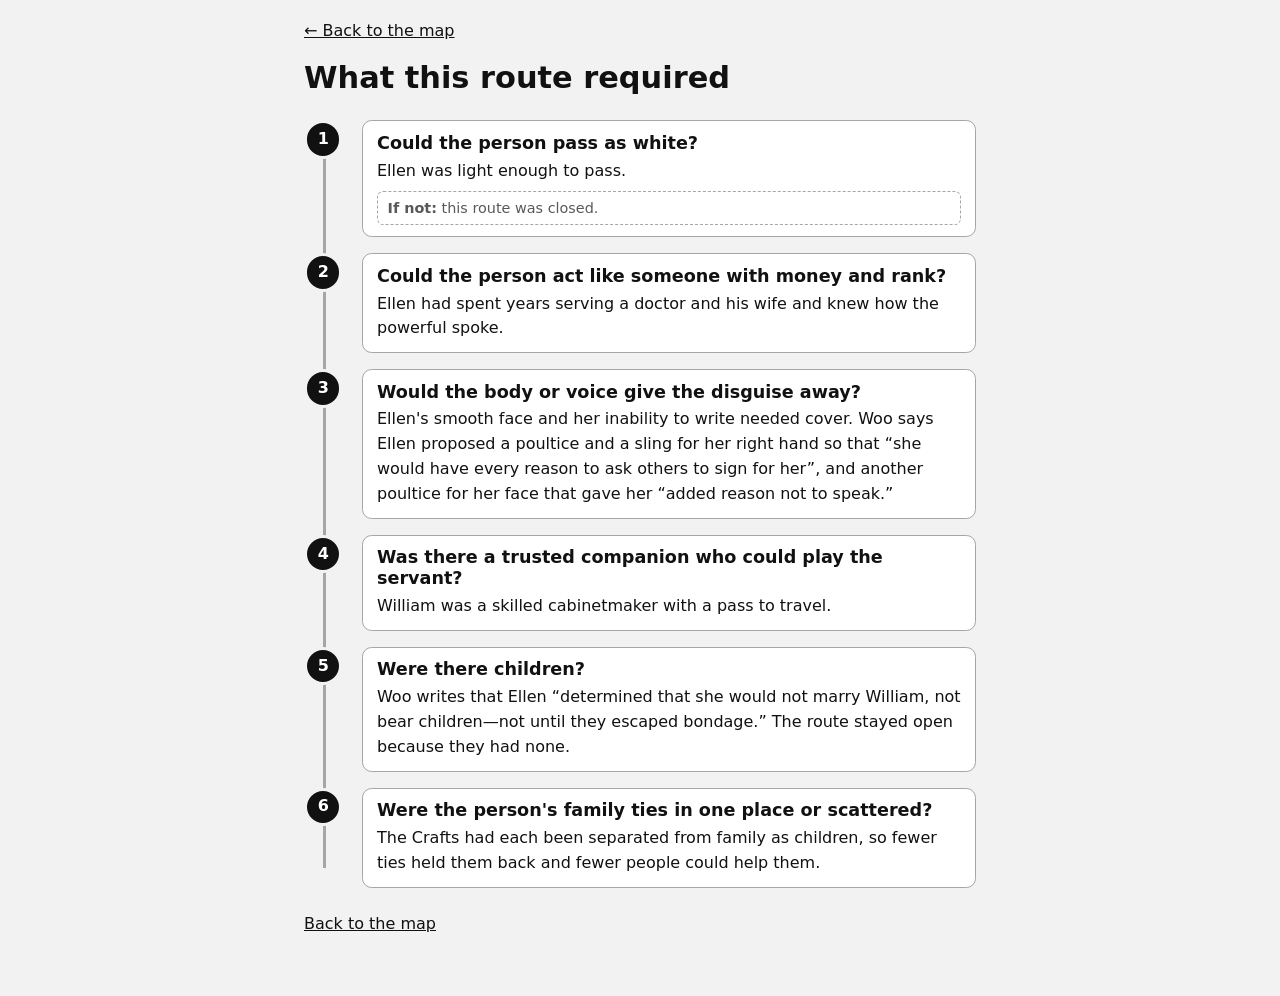
<file: conditions.html>
<!doctype html>
<html lang="en">
<head>
  <meta charset="utf-8">
  <meta name="viewport" content="width=device-width, initial-scale=1">
  <meta name="color-scheme" content="light dark">
  <meta name="description" content="The conditions that had to hold for William and Ellen Craft's escape by this route, read from Ilyon Woo's Master Slave Husband Wife.">
  <title>What this route required: Two Passengers</title>
  <link rel="stylesheet" href="styles.css">
</head>

<body>
  <!-- No JavaScript is needed on this page. The diagram is a numbered list,
       so a screen reader reads it as plain text in order. -->
  <main class="page">
    <a class="back-link" href="index.html">&larr; Back to the map</a>

    <h1>What this route required</h1>

    <ol class="spine" aria-label="Conditions for escape by this route, in order">

      <li>
        <span class="step-num" aria-hidden="true">1</span>
        <div class="step-card">
          <h2>Could the person pass as white?</h2>
          <p>Ellen was light enough to pass.</p>
          <p class="branch"><strong>If not:</strong> this route was closed.</p>
        </div>
      </li>

      <li>
        <span class="step-num" aria-hidden="true">2</span>
        <div class="step-card">
          <h2>Could the person act like someone with money and rank?</h2>
          <p>Ellen had spent years serving a doctor and his wife and knew how the powerful spoke.</p>
        </div>
      </li>

      <li>
        <span class="step-num" aria-hidden="true">3</span>
        <div class="step-card">
          <h2>Would the body or voice give the disguise away?</h2>
          <p>Ellen's smooth face and her inability to write needed cover. Woo says Ellen proposed a poultice and a sling for her right hand so that &ldquo;she would have every reason to ask others to sign for her&rdquo;, and another poultice for her face that gave her &ldquo;added reason not to speak.&rdquo;</p>
        </div>
      </li>

      <li>
        <span class="step-num" aria-hidden="true">4</span>
        <div class="step-card">
          <h2>Was there a trusted companion who could play the servant?</h2>
          <p>William was a skilled cabinetmaker with a pass to travel.</p>
        </div>
      </li>

      <li>
        <span class="step-num" aria-hidden="true">5</span>
        <div class="step-card">
          <h2>Were there children?</h2>
          <p>Woo writes that Ellen &ldquo;determined that she would not marry William, not bear children—not until they escaped bondage.&rdquo; The route stayed open because they had none.</p>
        </div>
      </li>

      <li>
        <span class="step-num" aria-hidden="true">6</span>
        <div class="step-card">
          <h2>Were the person's family ties in one place or scattered?</h2>
          <p>The Crafts had each been separated from family as children, so fewer ties held them back and fewer people could help them.</p>
        </div>
      </li>

    </ol>

    <p class="page-end"><a href="index.html">Back to the map</a></p>
  </main>
</body>
</html>
</file>
<file: styles.css>
/* ==========================================================================
   Two Passengers: styles for index.html and conditions.html

   How this file is organised
   1. Design tokens (colors, fonts) for light and dark
   2. Base page rules
   3. Header and buttons
   4. Page layout (map plus side panel, or map plus bottom sheet on phones)
   5. Map pieces: dots, stop pins, labels, layers menu, state shading
   6. Side panel: chapter buttons, controls, stop card
   7. Evidence tags and quotes
   8. Conditions page
   9. Projector mode and reduced motion

   Color rule: color is never the only signal. Ellen is a circle and William
   is a diamond. Each evidence tag has its own symbol and border style.
   ========================================================================== */


/* ---------- 1. Design tokens ------------------------------------------- */
/* A "token" is a named value reused all over the file. Change it here and it
   changes everywhere. Every text and background pair below was checked
   against WCAG AA contrast (4.5 to 1 or better for text).

   The whole site is black, white and gray. Nothing depends on color:
   Ellen is a circle with a solid line and William is a diamond with a dashed
   line. The two kinds of state differ by a hatch pattern, and the evidence
   tags differ by symbol and border style. */
:root {
  --font: system-ui, -apple-system, "Segoe UI", Roboto, "Helvetica Neue", Arial, sans-serif;
  --serif: Georgia, "Times New Roman", serif;   /* used only for quoted book text */

  --bg: #f2f2f2;
  --surface: #ffffff;
  --text: #111111;
  --muted: #595959;
  --border: #a6a6a6;
  --rule: #111111;          /* the double rule under the header */

  --accent: #111111;        /* links, main buttons and callout borders */
  --on-accent: #ffffff;
  --focus: #111111;         /* keyboard focus ring */

  --ellen: #111111;         /* Ellen's dot and line (circle, solid line) */
  --on-ellen: #ffffff;
  --ellen-text: #111111;
  --william: #6b6b6b;       /* William's dot and line (diamond, dashed line) */
  --on-william: #ffffff;
  --william-text: #595959;

  --pin: #111111;           /* numbered stop pins */
  --on-pin: #ffffff;

  --slave-fill: #bdbdbd;    /* state shading, "slave state" (hatched gray) */
  --slave-hatch: #111111;
  --free-fill: #e4e4e4;     /* state shading, "free state" (plain light gray) */
  --water: #e6e6e6;         /* map background when the tiles do not load */
  --tile-filter: grayscale(1) contrast(0.9) brightness(1.05);   /* turns the map tiles gray and soft */

  --tag-corroborated-bg: #e6e6e6;  --tag-corroborated: #111111;
  --tag-symbolic-bg: #f2f2f2;      --tag-symbolic: #111111;
  --tag-unreviewed-bg: #ebebeb;    --tag-unreviewed: #3d3d3d;

  --radius: 0.6rem;
}

/* Dark theme. It applies when the visitor's device is set to dark and they
   have not picked light, and also when the page is told data-theme="dark".
   Both blocks hold the same values. */
@media (prefers-color-scheme: dark) {
  :root:not([data-theme="light"]) {
    --bg: #0d0d0d;
    --surface: #181818;
    --text: #f2f2f2;
    --muted: #b3b3b3;
    --border: #5a5a5a;
    --rule: #f2f2f2;

    --accent: #f2f2f2;
    --on-accent: #0d0d0d;
    --focus: #ffffff;

    --ellen: #ffffff;
    --on-ellen: #0d0d0d;
    --ellen-text: #ffffff;
    --william: #9a9a9a;
    --on-william: #0d0d0d;
    --william-text: #a6a6a6;

    --pin: #d9d9d9;
    --on-pin: #0d0d0d;

    --slave-fill: #5c5c5c;
    --slave-hatch: #f2f2f2;
    --free-fill: #2a2a2a;
    --water: #1a1a1a;
    --tile-filter: grayscale(1) invert(1) contrast(0.85) brightness(0.8);   /* gray, then inverted for dark mode */

    --tag-corroborated-bg: #2a2a2a;  --tag-corroborated: #f2f2f2;
    --tag-symbolic-bg: #181818;      --tag-symbolic: #f2f2f2;
    --tag-unreviewed-bg: #222222;    --tag-unreviewed: #cfcfcf;

    color-scheme: dark;
  }
}
:root[data-theme="dark"] {
  --bg: #0d0d0d;
  --surface: #181818;
  --text: #f2f2f2;
  --muted: #b3b3b3;
  --border: #5a5a5a;
  --rule: #f2f2f2;

  --accent: #f2f2f2;
  --on-accent: #0d0d0d;
  --focus: #ffffff;

  --ellen: #ffffff;
  --on-ellen: #0d0d0d;
  --ellen-text: #ffffff;
  --william: #9a9a9a;
  --on-william: #0d0d0d;
  --william-text: #a6a6a6;

  --pin: #d9d9d9;
  --on-pin: #0d0d0d;

  --slave-fill: #5c5c5c;
  --slave-hatch: #f2f2f2;
  --free-fill: #2a2a2a;
  --water: #1a1a1a;
  --tile-filter: grayscale(1) invert(1) contrast(0.85) brightness(0.8);

  --tag-corroborated-bg: #2a2a2a;  --tag-corroborated: #f2f2f2;
  --tag-symbolic-bg: #181818;      --tag-symbolic: #f2f2f2;
  --tag-unreviewed-bg: #222222;    --tag-unreviewed: #cfcfcf;

  color-scheme: dark;
}


/* ---------- 2. Base page rules ----------------------------------------- */
*, *::before, *::after { box-sizing: border-box; }

html { font-size: 100%; }

body {
  margin: 0;
  background: var(--bg);   /* explicit, so dark mode never shows white */
  color: var(--text);
  font: 1rem/1.55 var(--font);
  min-height: 100vh;
  min-height: 100dvh;
}

h1, h2, h3 { line-height: 1.2; margin: 0; }
p { margin: 0 0 0.75rem; }

a { color: var(--accent); }

/* The skip link stays hidden until a keyboard user tabs to it. */
.skip-link:focus {
  position: fixed;
  top: 0.5rem; left: 0.5rem;
  width: auto; height: auto;
  margin: 0; padding: 0.6rem 0.9rem;
  clip: auto;
  background: var(--surface);
  z-index: 3000;
}

/* One focus style for everything you can tab to. */
:focus-visible {
  outline: 3px solid var(--focus);
  outline-offset: 2px;
}

/* Text for screen readers only. */
.sr-only {
  position: absolute;
  width: 1px; height: 1px;
  margin: -1px; padding: 0;
  overflow: hidden;
  clip: rect(0 0 0 0);
  white-space: nowrap;
  border: 0;
}

/* The map page fills the window and does not scroll as a whole.
   Only the card inside the side panel scrolls. The page sits inside one
   wrapper div with the class "app". */
html, body { height: 100%; }

.app {
  height: 100%;
  display: flex;
  flex-direction: column;
  overflow: hidden;
}


/* ---------- 3. Header and buttons -------------------------------------- */
.site-header {
  display: flex;
  flex-wrap: wrap;
  align-items: center;
  justify-content: space-between;
  gap: 0.25rem 1rem;
  padding: 0.4rem 1rem;
  background: var(--surface);
  border-bottom: 4px double var(--rule);   /* a double rule */
}

.site-header h1 { font-size: 1.15rem; }
.site-header .subtitle { margin: 0; color: var(--muted); font-size: 0.85rem; }

.site-nav { display: flex; flex-wrap: wrap; gap: 0.5rem; }

.btn {
  font: inherit;
  font-size: 0.9rem;
  min-height: 2.75rem;      /* a comfortable touch target */
  padding: 0.35rem 0.9rem;
  color: var(--text);
  background: var(--surface);
  border: 1px solid var(--border);
  border-radius: var(--radius);
  cursor: pointer;
  text-decoration: none;
  display: inline-flex;
  align-items: center;
  justify-content: center;
}
.btn:hover { border-color: var(--accent); }
.btn[aria-pressed="true"] {
  background: var(--accent);
  color: var(--on-accent);
  border-color: var(--accent);
}
.btn-primary {
  background: var(--accent);
  color: var(--on-accent);
  border-color: var(--accent);
  font-weight: 600;
}
.btn[disabled] { opacity: 0.55; cursor: not-allowed; }


/* ---------- 4. Page layout --------------------------------------------- */
/* Wide screens: the map on the left and the panel on the right.
   Phones: the map on top and the panel below it as a "bottom sheet". */
.layout {
  flex: 1;
  min-height: 0;             /* lets children scroll instead of growing */
  display: grid;
  grid-template-columns: minmax(0, 1fr) minmax(22rem, 31rem);
}

.map-wrap { position: relative; min-width: 0; min-height: 0; }

#map {
  position: absolute;
  inset: 0;
  isolation: isolate;        /* keeps Leaflet's internal z-index values inside the map */
  background: var(--water);   /* shows when the background tiles do not load */
}

.panel {
  display: flex;
  flex-direction: column;
  min-height: 0;
  background: var(--surface);
  border-left: 1px solid var(--border);
}

.sheet-toggle { display: none; }

@media (max-width: 599px) {
  /* Small phones: a slimmer header so the map keeps its room. */
  .site-header { padding: 0.35rem 0.75rem; }
  .site-header h1 { font-size: 1.05rem; }
  .site-header .subtitle { display: none; }
  .site-nav .btn { min-height: 2.5rem; padding: 0.25rem 0.6rem; font-size: 0.82rem; }
}

@media (max-width: 899px) {
  .layout { display: flex; flex-direction: column; }
  .map-wrap { flex: 1 1 auto; min-height: 9rem; }
  .panel {
    flex: 0 0 auto;
    height: 44vh;
    height: 44dvh;
    border-left: 0;
    border-top: 1px solid var(--border);
    border-radius: 1rem 1rem 0 0;
    box-shadow: 0 -4px 14px rgb(0 0 0 / 0.18);
  }
  /* The sheet grows when the student taps "Show more". */
  .panel[data-open="true"] { height: 72vh; height: 72dvh; }
  .sheet-toggle {
    display: inline-flex;
    margin: 0.35rem auto 0;
    min-height: 2.25rem;
    font-size: 0.8rem;
  }
}


/* ---------- 5. Map pieces ---------------------------------------------- */
/* The two moving dots. Leaflet gives each marker a 26 pixel box (see app.js)
   and positions it with position: absolute, so no extra positioning is needed
   here. The shape fills that box and the label hangs outside it. */
.dot-shape {
  position: absolute;
  inset: 0;
  display: grid;
  place-items: center;
  border: 2px solid #fff;
  box-shadow: 0 1px 4px rgb(0 0 0 / 0.55);
  font: 700 0.8rem/1 var(--font);
}

.dot-ellen .dot-shape {
  background: var(--ellen);
  color: var(--on-ellen);
  border-radius: 50%;                 /* circle */
}

.dot-william .dot-shape {
  background: var(--william);
  color: var(--on-william);
  border-radius: 4px;
  transform: rotate(45deg);           /* diamond */
}
.dot-william .dot-letter { transform: rotate(-45deg); }  /* keep the letter upright */

/* The role label is hidden until the "Who they appeared to be" layer is on.
   JavaScript puts the class .show-roles on the map element. */
.dot-label {
  display: none;
  position: absolute;
  left: 50%;
  transform: translateX(-50%);
  width: max-content;
  max-width: 11rem;
  padding: 0.15rem 0.4rem;
  background: var(--surface);
  color: var(--text);
  border: 1px solid var(--border);
  border-radius: 0.3rem;
  font: 600 0.72rem/1.25 var(--font);
  text-align: center;
  white-space: pre-line;   /* app.js separates the label lines with \n */
  pointer-events: none;
}
.show-roles .dot-label { display: block; }
.dot-ellen .dot-label { bottom: calc(100% + 6px); border-color: var(--ellen-text); }
.dot-william .dot-label { top: calc(100% + 10px); border-color: var(--william-text); }

/* Small line that joins the two dots when the card says they are together. */
.together-line { stroke: var(--text); }

/* Numbered gray pins for each stop. They are buttons, so they can be tabbed to. */
.stop-pin {
  display: grid;
  place-items: center;
  min-width: 1.4rem;
  height: 1.4rem;
  padding: 0 0.25rem;
  border-radius: 0.7rem;
  background: var(--pin);
  color: var(--on-pin);
  border: 2px solid var(--surface);
  font: 700 0.7rem/1 var(--font);
  box-shadow: 0 1px 3px rgb(0 0 0 / 0.4);
}
.stop-place {
  display: none;
  position: absolute;
  left: calc(100% + 24px);   /* clears William's dot, which sits beside the pin */
  top: 50%;
  transform: translateY(-50%);
  padding: 0.1rem 0.45rem;
  white-space: nowrap;
  background: var(--surface);
  color: var(--text);
  border: 1px solid var(--border);
  border-radius: 0.3rem;
  font: 600 0.75rem/1.3 var(--font);
  pointer-events: none;
}
.is-current-pin .stop-place { display: block; }
.stop-pin.is-current { outline: 3px solid var(--focus); outline-offset: 1px; }
.leaflet-marker-icon.stop-marker:focus-visible { outline: 3px solid var(--focus); outline-offset: 3px; border-radius: 0.8rem; }

/* State shading. Leaflet draws the states as SVG paths and app.js gives each
   path a class. CSS can read our color tokens, which a plain SVG attribute
   cannot, so the colors live here. The "slave" states use a hatch pattern
   (built in app.js with the id ts-hatch) so the difference is not only a color. */
.state { stroke: var(--text); stroke-opacity: 0.35; }
.state-free { fill: var(--free-fill); }
.state-slave { fill: url(#ts-hatch); }
.hatch-line { stroke: var(--slave-hatch); stroke-width: 2; }
.hatch-bg { fill: var(--slave-fill); }

/* Route lines. Ellen is solid and William is dashed (app.js sets the dashes),
   so the two lines differ by more than color. */
.route-ellen { stroke: var(--ellen); }
.route-william { stroke: var(--william); }
.route-neutral { stroke: var(--text); }

/* Layers menu in the corner of the map. */
.layers-wrap {
  position: absolute;
  top: 0.6rem;
  right: 0.6rem;
  z-index: 5;
  max-width: calc(100% - 1.2rem);
}
.layers-wrap > .btn { margin-left: auto; box-shadow: 0 1px 4px rgb(0 0 0 / 0.3); }
.layers-menu {
  margin-top: 0.4rem;
  padding: 0.75rem;
  width: 17rem;
  max-width: 100%;
  background: var(--surface);
  border: 1px solid var(--border);
  border-radius: var(--radius);
  box-shadow: 0 2px 8px rgb(0 0 0 / 0.3);
  font-size: 0.9rem;
}
.layers-menu[hidden] { display: none; }
.layers-menu label { display: flex; gap: 0.5rem; align-items: flex-start; min-height: 2.5rem; padding: 0.35rem 0; cursor: pointer; }
.layers-menu input { width: 1.2rem; height: 1.2rem; margin-top: 0.15rem; flex: none; accent-color: var(--accent); }
.layers-menu .legend { margin: 0.25rem 0 0.5rem 1.7rem; display: grid; gap: 0.3rem; font-size: 0.82rem; color: var(--muted); }
.swatch { display: inline-block; width: 1.2rem; height: 0.9rem; border: 1px solid var(--border); vertical-align: -0.1rem; margin-right: 0.4rem; }
.swatch-slave { background: repeating-linear-gradient(45deg, var(--slave-fill) 0 3px, var(--slave-hatch) 3px 5px); }
.swatch-free { background: var(--free-fill); }
.layers-menu details { font-size: 0.82rem; color: var(--muted); margin-left: 1.7rem; }
.layers-menu summary { cursor: pointer; min-height: 2rem; display: flex; align-items: center; }

.map-note {
  position: absolute;
  left: 0.6rem;
  bottom: 1.8rem;
  z-index: 5;
  max-width: 18rem;
  padding: 0.35rem 0.6rem;
  background: var(--surface);
  border: 1px solid var(--border);
  border-radius: var(--radius);
  font-size: 0.8rem;
}
.map-note[hidden] { display: none; }

/* The background tiles are made gray (and inverted in dark mode). */
.leaflet-tile-pane { filter: var(--tile-filter); }

/* Leaflet's own attribution box follows our color scheme. */
.leaflet-container { font-family: var(--font); }
.leaflet-control-attribution { background: color-mix(in srgb, var(--surface) 85%, transparent) !important; color: var(--text); }
.leaflet-control-attribution a { color: var(--accent); }


/* ---------- 6. Side panel ---------------------------------------------- */
.panel-top {
  padding: 0.5rem 0.9rem 0.6rem;
  border-bottom: 1px solid var(--border);
  display: grid;
  gap: 0.5rem;
}

.chapters { display: flex; gap: 0.4rem; }
.chapters .btn { flex: 1; font-size: 0.82rem; line-height: 1.2; padding: 0.35rem 0.5rem; text-align: center; }

.controls { display: grid; grid-template-columns: auto auto auto 1fr; gap: 0.4rem; align-items: center; }
.controls .btn { min-width: 2.75rem; padding: 0.35rem 0.6rem; }
.controls input[type="range"] { color: var(--text); width: 100%; min-height: 2.75rem; accent-color: var(--accent); margin: 0; }
.counter { margin: 0; font-size: 0.85rem; color: var(--muted); }

.card-scroll {
  flex: 1;
  min-height: 0;
  overflow-y: auto;
  padding: 0.9rem;
  overscroll-behavior: contain;
}

.card h2 { font-size: 1.35rem; font-weight: 700; }
.card .place { margin: 0.2rem 0 0; color: var(--muted); font-size: 0.95rem; }
.card .when { margin: 0.1rem 0 0.9rem; color: var(--muted); font-size: 0.9rem; }
.card .when strong { color: var(--text); }
.card h3 { font-size: 0.8rem; letter-spacing: 0.04em; text-transform: uppercase; color: var(--muted); margin: 1.1rem 0 0.4rem; }

/* One block for each person. The left border and the shape glyph repeat the
   dot on the map. */
.person {
  margin: 0 0 0.6rem;
  padding: 0.5rem 0.7rem;
  border-left: 5px solid var(--border);
  background: color-mix(in srgb, var(--bg) 60%, var(--surface));
  border-radius: 0 var(--radius) var(--radius) 0;
}
.person-ellen { border-left-color: var(--ellen); }
.person-william { border-left-color: var(--william); border-left-style: double; border-left-width: 6px; }
.person .name { font-weight: 700; display: flex; gap: 0.4rem; align-items: baseline; }
.person-ellen .name { color: var(--ellen-text); }
.person-william .name { color: var(--william-text); }
.glyph-ellen, .glyph-william { display: inline-block; width: 0.8rem; height: 0.8rem; background: currentColor; flex: none; }
.glyph-ellen { border-radius: 50%; }
.glyph-william { transform: rotate(45deg) scale(0.85); }
.person p { margin: 0.2rem 0 0; }
.person .role { font-size: 0.85rem; color: var(--muted); margin: 0.15rem 0 0; }

.together {
  padding: 0.5rem 0.7rem;
  border: 1px dashed var(--border);
  border-radius: var(--radius);
  margin: 0 0 0.6rem;
}
.together strong { display: block; font-size: 0.8rem; letter-spacing: 0.04em; text-transform: uppercase; color: var(--muted); }

.claims { list-style: none; margin: 0; padding: 0; display: grid; gap: 0.8rem; }
.claim p { margin: 0.3rem 0 0; }

.placeholder { color: var(--muted); font-style: italic; }


/* ---------- 7. Evidence tags and quotes ---------------------- */
/* Three tags. Each has its own symbol and border style, plus a text label. */
.tag {
  display: inline-flex;
  align-items: center;
  gap: 0.35rem;
  padding: 0.1rem 0.55rem;
  border-radius: 1rem;
  font-size: 0.78rem;
  font-weight: 700;
  border: 2px solid currentColor;
}
.tag-symbol { font-size: 0.9rem; }
.tag-corroborated { background: var(--tag-corroborated-bg); color: var(--tag-corroborated); border-style: solid; }
.tag-crafts_symbolic { background: var(--tag-symbolic-bg); color: var(--tag-symbolic); border-style: dashed; }
.tag-unreviewed { background: var(--tag-unreviewed-bg); color: var(--tag-unreviewed); border-style: dotted; }

blockquote.quote {
  margin: 0.4rem 0 0;
  padding: 0.3rem 0 0.3rem 0.8rem;
  border-left: 3px solid var(--border);
  font-family: var(--serif);
  font-style: italic;
}
/* The curly quotation marks come from CSS, so the text in the page is exactly
   the text in stops.json. */
blockquote.quote p { margin: 0; }
blockquote.quote p::before { content: "\201C"; }
blockquote.quote p::after { content: "\201D"; }
blockquote.quote cite { display: block; font-size: 0.8rem; font-style: normal; color: var(--muted); }

.reveal {
  margin: 0 0 0.9rem;
  padding: 0.7rem 0.9rem;
  border-left: 5px solid var(--accent);
  background: color-mix(in srgb, var(--accent) 7%, var(--surface));
  border-radius: 0 var(--radius) var(--radius) 0;
}
.reveal h3 { margin-top: 0; color: var(--accent); }
.reveal p { margin: 0.3rem 0 0; }


/* ---------- 9. Conditions page ----------------------------------------- */
.page { max-width: 44rem; margin: 0 auto; padding: 1.2rem 1rem 3rem; }
.page h1 { font-size: 1.9rem; font-weight: 700; margin-bottom: 0.5rem; }

/* The diagram is an ordered list. A line runs down the left side and each
   numbered circle sits on it. Screen readers just hear a numbered list. */
.spine { list-style: none; margin: 1.5rem 0; padding: 0; position: relative; }
.spine::before {
  content: "";
  position: absolute;
  left: 1.2rem;
  top: 1.2rem;
  bottom: 1.2rem;
  width: 3px;
  background: var(--border);
}
.spine li { position: relative; margin: 0 0 1rem; padding-left: 3.6rem; }
.step-num {
  position: absolute;
  left: 0; top: 0;
  width: 2.4rem; height: 2.4rem;
  display: grid; place-items: center;
  border-radius: 50%;
  background: var(--accent);
  color: var(--on-accent);
  border: 3px solid var(--bg);
  font-weight: 700;
}
.step-card { padding: 0.7rem 0.9rem; background: var(--surface); border: 1px solid var(--border); border-radius: var(--radius); }
.step-card h2 { font-size: 1.1rem; margin-bottom: 0.3rem; }
.step-card p { margin: 0.3rem 0 0; }
.step-card .branch {
  margin-top: 0.5rem;
  padding: 0.3rem 0.6rem;
  border: 1px dashed var(--border);
  border-radius: 0.4rem;
  font-size: 0.9rem;
  color: var(--muted);
}
.back-link { display: inline-block; margin-bottom: 1rem; }
.page-end { margin-top: 1.5rem; }


/* ----------  9. Projector mode and reduced motion ---------------------- */
/* ?projector=1 adds the class "projector" to <html>. Everything is sized in
   rem, so one font-size change scales the whole page. */
html.projector { font-size: 125%; }
html.projector .layers-wrap { display: none; }
html.projector .layout { grid-template-columns: minmax(0, 1fr) minmax(26rem, 38rem); }
html.projector .dot-label { font-size: 0.85rem; }

@media (prefers-reduced-motion: reduce) {
  *, *::before, *::after {
    animation-duration: 0.001ms !important;
    transition-duration: 0.001ms !important;
    scroll-behavior: auto !important;
  }
}
</file>
